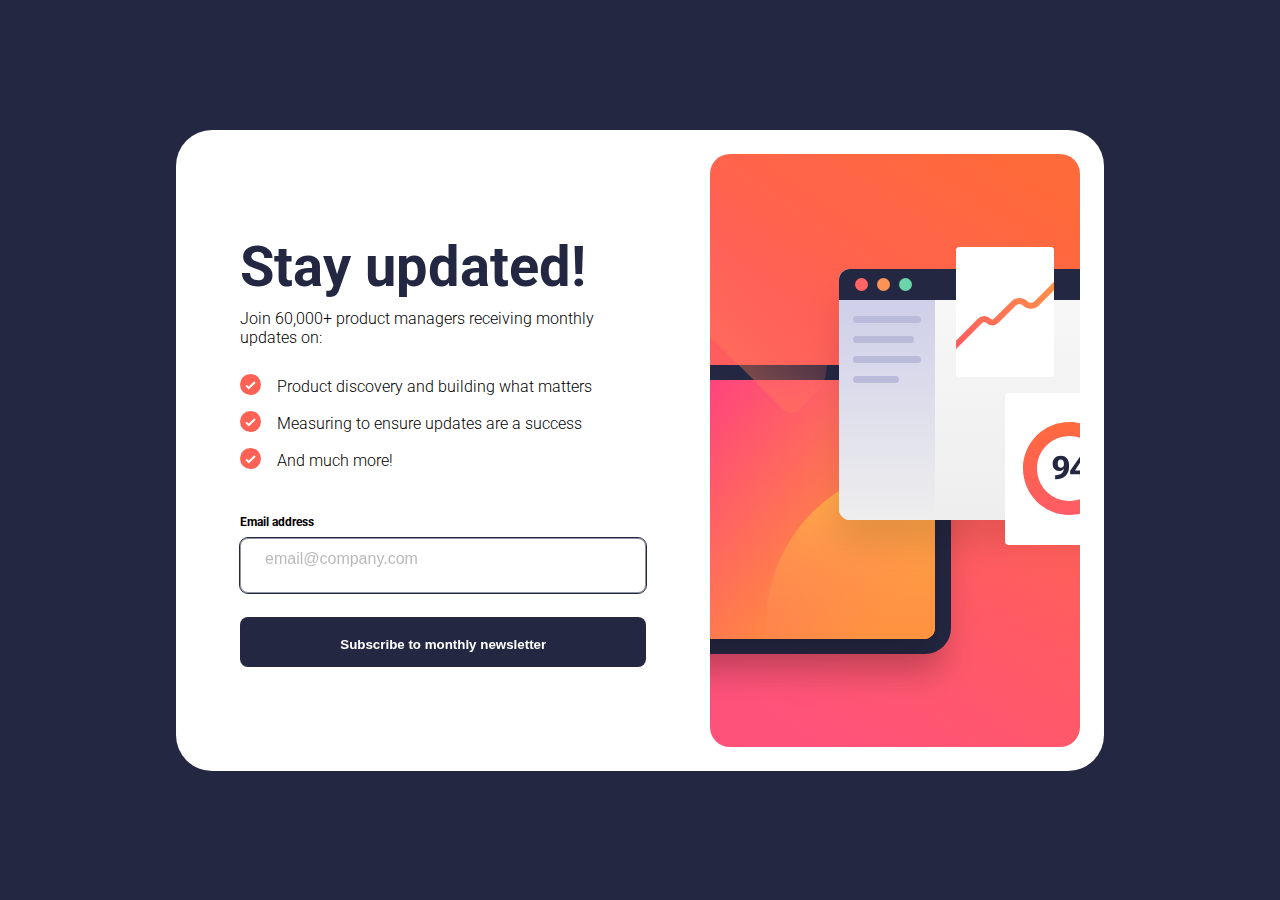
<file: index.html>
<!DOCTYPE html>
<html lang="en">

<head>
  <meta charset="UTF-8">
  <meta name="viewport" content="width=device-width, initial-scale=1.0">
  <!-- displays site properly based on user's device -->

  <link rel="icon" type="image/png" sizes="32x32" href="./assets/images/favicon-32x32.png">

  <title>Frontend Mentor | Newsletter sign-up form with success message</title>
  <link rel="preconnect" href="https://fonts.googleapis.com">
  <link rel="preconnect" href="https://fonts.gstatic.com" crossorigin>
  <link
    href="https://fonts.googleapis.com/css2?family=Roboto:ital,wght@0,100;0,300;0,400;0,500;0,700;0,900;1,100;1,300;1,400;1,500;1,700;1,900&display=swap"
    rel="stylesheet">
  <link rel="stylesheet" href="style.css">
</head>

<body>

  <div class="container">
    <div class="left">
      <h2> Stay updated!</h2>

      <p> Join 60,000+ product managers receiving monthly updates on:</p>

      <ul>
        <li>
          <span><img src="./assets/images/icon-list.svg" alt=""></span>
          <p>
            Product discovery and building what matters
          </p>
        </li>
        <li>
          <span><img src="./assets/images/icon-list.svg" alt=""></span>
          <p>
            Measuring to ensure updates are a success
          </p>
        </li>
        <li>
          <span><img src="./assets/images/icon-list.svg" alt=""></span>
          <p>
            And much more!
          </p>
        </li>
      </ul>


      <form action="#" id="form" novalidate>
        <label for="email"> Email address</label>
        <input type="email" id="email" name="email" placeholder="email@company.com">
        <span aria-live="polite" id="email-error" class="email-error"></span>
        <button type="submit">Subscribe to monthly newsletter</button>
      </form>
    </div>
    <div class="right">
    </div>
  </div>


  <script src="./js/form.js" type="module"></script>
</body>

</html>
</file>
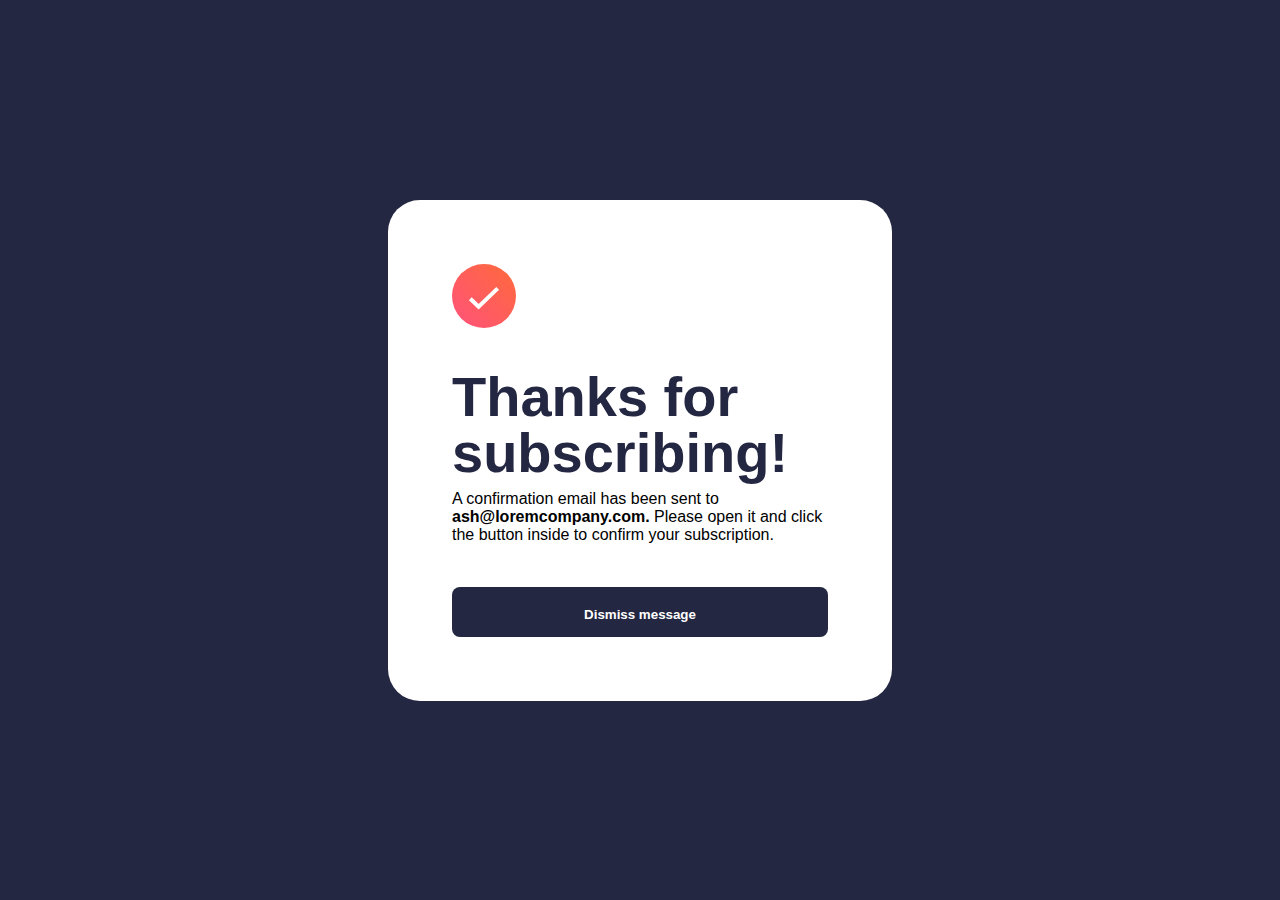
<file: thank.html>
<!DOCTYPE html>
<html lang="en">

<head>
    <meta charset="UTF-8">
    <meta name="viewport" content="width=device-width, initial-scale=1.0">
    <!-- displays site properly based on user's device -->

    <link rel="icon" type="image/png" sizes="32x32" href="./assets/images/favicon-32x32.png">

    <link rel="stylesheet" href="style.css">

    <title>Frontend Mentor | Newsletter sign-up form with success message</title>
</head>

<body>

    <div class="thank-container">
        <i><img src="./assets/images/icon-success.svg" alt=""></i>
        <h2> Thanks for subscribing!</h2>

        <p> A confirmation email has been sent to
            <b id="subscribed-email">ash@loremcompany.com.</b>
            Please open it and click the button inside to confirm your subscription.
        </p>

        <button id="return-home"> Dismiss message</button>
    </div>

    <script>
        // Get the email from session storage
        const email = sessionStorage.getItem('subscribedEmail');
        if (email) {
            document.getElementById('subscribed-email').textContent = email;
        }

        document.getElementById('return-home').onclick = () => {
            location.href = 'index.html'
        }
    </script>
</body>

</html>
</file>
<file: style.css>
* {
    margin: 0;
    box-sizing: border-box;
    padding: 0;
}

ul {
    list-style-type: none;
}

:root {
--primary :  hsl(4, 100%, 67%);
--dark-grey: hsl(234, 29%, 20%); 
--charcoal: hsl(235, 18%, 26%);
--grey: hsl(231, 7%, 60%); 
--white: hsl(0, 0%, 100%);
}

body {
 background-color: var(--dark-grey);
 display: flex;
 justify-content: center;
 align-items: center;
 min-height: 100vh;
 font-family: "Roboto", sans-serif;
 font-weight: 300;
 font-style: normal;
}


.container {
    display: flex;
    background-color: var(--white);
    border-radius: 36px;
    padding: 24px;
    max-width: 928px;
    gap: 64px;
    padding-left: 64px;
    width: 100%;
}

.left {
    /* border: 1px solid red; */
    display: flex;
    flex-direction: column;
    justify-content: center;
}

.right {
    background-image: url("./assets/images/illustration-sign-up-desktop.svg");
    width: 400px;
    height: 593px;
    background-repeat: no-repeat;
    border-radius: 20px;
}

h2 {
    font-weight: 700;
    font-size: 56px;
    color: var(--dark-grey);
    margin-bottom: 9px;
}

ul {
    display: flex;
    flex-direction: column;
    gap: 12px;
    margin-top: 27px;
    margin-bottom: 42px;
}

li {
    display: flex;
    gap: 16px;
    align-items: center;
}


form {
    display: flex;
    flex-direction: column;
    position: relative;
}

label {
    font-size: 12px;
    font-weight: 700;
}

input {
    border-radius: 8px;
    border: 1px solid var(--grey);
    margin-top: 9px;
    padding: 11px 10px 24px 24px;
    cursor: pointer;
    font-size: 16px;
}

input:focus {
    outline: 1px solid var(--dark-grey);
}

.input-error {
    background-color: rgba(255, 97, 85, .15);
    color: var(--primary);
    border: 1px solid var(--primary);
}

input::placeholder {
    opacity: 0.5;
}

button {
    color: var(--white);
    border: none;
    width: 100%;
    padding-top: 20px;
    padding-bottom: 15px;
    border-radius: 8px;
    margin-top: 24px;
    font-weight: 600;
    cursor: pointer;
    position: relative; /* Add position relative */
    background-image: linear-gradient(
        to right,
        var(--dark-grey),
        var(--dark-grey)
      );
      z-index: 1;
    overflow: hidden; /* Ensure gradient overflow is hidden */
}

/* Add the gradient overlay using ::before */
button::before {
    position: absolute;
    content: '';
    top: 0;
    right: 0;
    bottom: 0;
    left: 0;
    background-image: linear-gradient(to right, #FF6A3A, #FF527B);
    z-index: -1;
    transition: opacity 0.5s ease-in-out;
    opacity: 0;
}

/* Move the gradient in when hovered */
button:hover::before {
    opacity: 1;
}


.email-error {
    opacity: 0;
    position: absolute;
    right: 0;
    top: 0;
    color: var(--primary);
    font-size: 12px;
    font-weight: 700;
}

.show {
    opacity: 1;
}


@media screen and (max-width:950px) {
    .container {
        flex-direction: column;
        padding: 0;
        align-items: center;
        max-width: 375px;
        border-radius: 0px;
        gap: 0;
    }

    .right {
        order: 0;
        width: 375px;
        height: 284px;
        background-image: url("./assets/images/illustration-sign-up-mobile.svg");
        border-radius: 0px;
    }

    h2 {
        font-size: 40px;
    }

    /* img {
        width: 100%;
    } */

    .left {
        order: 1;
        padding: 24px;

    }
}


/* Thank page  */
.thank-container {
    display: flex;
    flex-direction: column;
    background-color: white;
    max-width: 504px;
    width: 400%;
    padding: 64px;
    border-radius: 32px;
}

.thank-container h2 {
    margin-top: 37px;
    line-height: 1;
    margin-bottom: 9px;
}

.thank-container button {
    margin-top: 43px;
}

b {
    font-weight: bold;
}

@media screen and (max-width:505px) {

.thank-container {
    min-height: 100vh;
    border-radius: 0px;
    padding: 40px 24px;
    padding-top: 149px;
}

.thank-container button {
    margin-top: auto;
}
}
</file>
